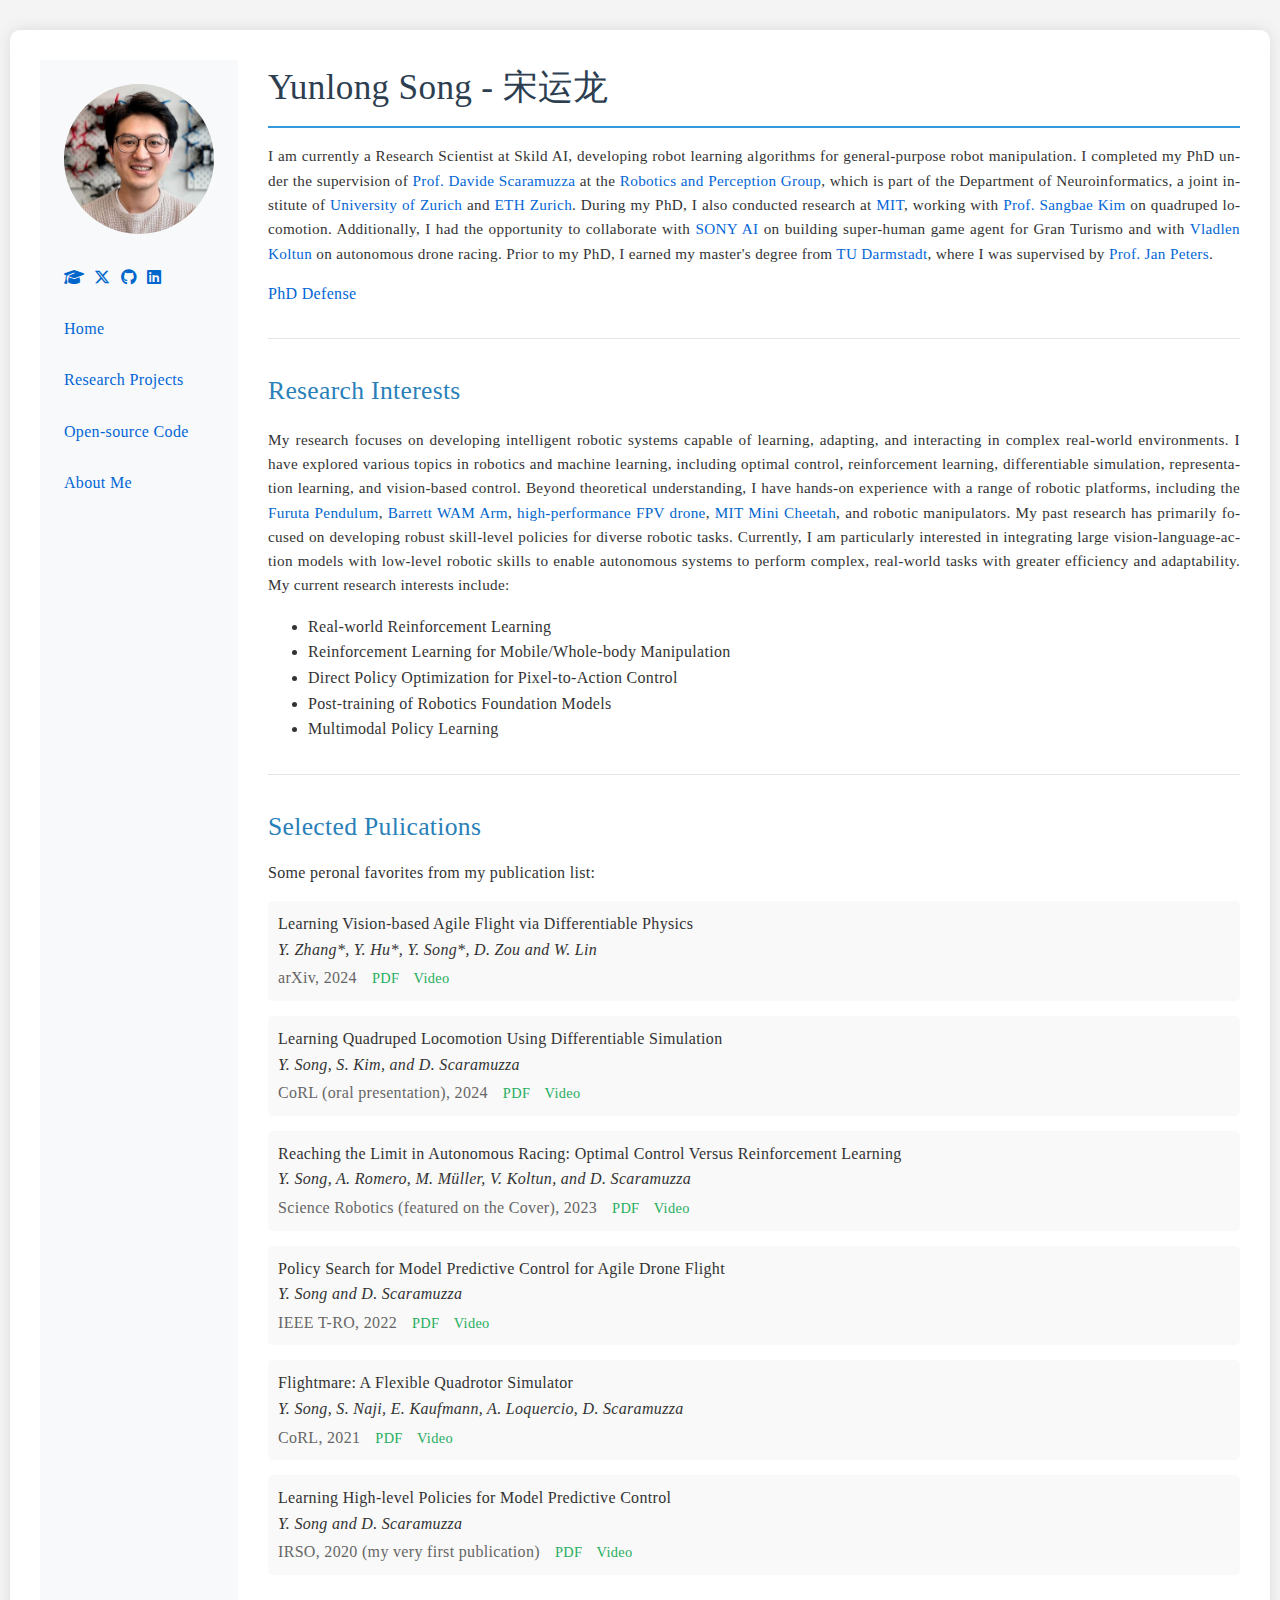
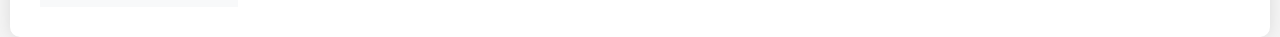
<file: index.html>
<!DOCTYPE html>
<html lang="en">
<head>
    <meta charset="UTF-8">
    <title>Yunlong Song</title>
    <link rel="stylesheet" href="style.css">
    <meta name="viewport" content="width=device-width, initial-scale=1.0">
    <!-- Font Awesome for modern icons -->
    <link rel="stylesheet" href="https://cdnjs.cloudflare.com/ajax/libs/font-awesome/6.5.1/css/all.min.css">
    <!-- Google Fonts for academic typography -->
    <!-- <link href="https://fonts.googleapis.com/css2?family=Merriweather:wght@300;400;700&family=Lora:wght@400;500;600&display=swap" rel="stylesheet"> -->
</head>
<body>
    <div class="container">
        <div class="sidebar">
            <div class="profile-image-container">
                <img src="images/me.jpg" alt="Yunlong Song" class="profile-image">
            </div>
            <div class="sidebar-links">
                <a href="https://scholar.google.com/citations?user=EzAXL9QAAAAJ&hl=en" title="Google Scholar">
                    <i class="fas fa-graduation-cap"></i>
                </a>
                <a href="https://x.com/realyunlong" title="Twitter">
                    <i class="fab fa-x-twitter"></i>
                </a>
                <a href="https://github.com/yun-long" title="GitHub">
                    <i class="fab fa-github"></i>
                </a>
                <a href="https://www.linkedin.com/in/yunlong-song-a80baa124" title="LinkedIn">
                    <i class="fab fa-linkedin"></i>
                </a>
            </div>
            <br>
            <a href="index.html" title="Home">Home</a>
            <br>
            <a href="project.html" title="Projects">Research Projects</a>
            <br>
            <a href="opensource.html" title="OpenSource">Open-source Code</a>
            <br>
            <a href="about.html" title="about">About Me</a>
        </div>

        <div class="main-content">
            <h1>Yunlong Song - 宋运龙</h1>
            <section class="intro">
              <p>
                I am currently a Research Scientist at Skild AI, developing robot learning algorithms for general-purpose robot manipulation.
                I completed my PhD under the supervision of <a href="https://rpg.ifi.uzh.ch/people_scaramuzza.html">Prof. Davide Scaramuzza</a> at
                the <a href="https://rpg.ifi.uzh.ch/">Robotics and Perception Group</a>, which is part of the Department
                of Neuroinformatics, a joint institute of <a href="https://www.uzh.ch/en.html">University of Zurich</a>
                and <a href="https://ethz.ch/en.html">ETH Zurich</a>. During my PhD, I also conducted research
                at <a href="https://www.mit.edu/">MIT</a>, working with
                <a href="https://meche.mit.edu/people/faculty/SANGBAE@MIT.EDU">Prof. Sangbae Kim</a> on quadruped locomotion.
                Additionally, I had the opportunity to collaborate with <a href="https://www.gran-turismo.com/us/gran-turismo-sophy/project/">SONY AI</a>
                on building super-human game agent for Gran Turismo and with <a href="https://vladlen.info/">Vladlen Koltun</a> on autonomous drone racing.
                Prior to my PhD, I earned my master's degree from <a href="https://www.tu-darmstadt.de/index.en.jsp">TU Darmstadt</a>,
                where I was supervised by <a href="https://www.ias.informatik.tu-darmstadt.de/Member/JanPeters">Prof. Jan Peters</a>.
              </p>

              <!-- <p> -->
              <!--   I was born and grew up in <span class="platform-image" data-image="images/home.jpg"> small village</span> -->
              <!--   in South China, where access to quality education was extremely limited due to poverty. From the age of six, -->
              <!--   I worked on farms, gaining over a decade of hands-on experience in agriculture. I later worked in various -->
              <!--   Chinese factories and financed my Master’s studies in Germany through part-time jobs at a software company -->
              <!--   and as a student assistant at the university. -->
              <!--   Having personally experienced the challenges of educational barriers, I am deeply committed to breaking -->
              <!--   them down—whether by directly contributing to education accessibility or helping others pursue better -->
              <!--   learning opportunities. -->
              <!-- </p> -->
              <!---->
              <a href="https://youtu.be/DskNmbKzwf0?si=PYfEU-9RyGKbAZt2">PhD Defense</a>


            </section>

            <hr>

            <section class="research-interests">
                <h2>Research Interests</h2>
                <p>
                    My research focuses on developing intelligent robotic
                    systems capable of learning, adapting, and interacting in
                    complex real-world environments. I have explored various
                    topics in robotics and machine learning, including optimal
                    control, reinforcement learning, differentiable simulation,
                    representation learning, and vision-based control.
                    <!--  -->
                    Beyond theoretical understanding, I have hands-on
                    experience with a range of robotic platforms, including the
                    <span class="platform-image"
                    data-image="images/furuta.jpg">Furuta Pendulum</span>,
                    <span class="platform-image"
                    data-image="images/wam_da.jpg">Barrett WAM Arm</span>,
                    <span class="platform-image"
                    data-image="images/drone.jpg">high-performance FPV
                    drone</span>, <span class="platform-image"
                    data-image="images/mit_cheetah.jpg">MIT Mini Cheetah</span>,
                    and robotic manipulators.
                    <!--  -->
                    My past research has primarily focused on developing robust
                    skill-level policies for diverse robotic tasks. Currently,
                    I am particularly interested in integrating large
                    vision-language-action models with low-level robotic skills
                    to enable autonomous systems to perform complex, real-world
                    tasks with greater efficiency and adaptability.


                    My current research interests include:

                </p>
                <ul>
                    <li>Real-world Reinforcement Learning</li>
                    <li>Reinforcement Learning for Mobile/Whole-body Manipulation</li>
                    <li>Direct Policy Optimization for Pixel-to-Action Control</li>
                    <li>Post-training of Robotics Foundation Models</li>
                    <li>Multimodal Policy Learning</li>
                </ul>
            </section>

            <hr>

            <section class="publications">
                <h2>Selected Pulications</h2>
                Some peronal favorites from my publication list:
                <ul>
                    <li>
                        <div class="publication-details">
                          <strong>Learning Vision-based Agile Flight via Differentiable Physics</strong>
                          <div class="publication-authors">
                            Y. Zhang*, Y. Hu*, Y. Song*, D. Zou and W. Lin
                          </div>
                          <div class="publication-venue-links">
                            <span class="publication-venue">arXiv, 2024</span>
                            <span class="paper-links">
                                <a href="https://arxiv.org/abs/2407.10648">PDF</a>
                                <a href="https://youtu.be/LKg9hJqc2cc">Video</a>
                            </span>
                          </div>
                        </div>
                    </li>

                    <li>
                        <div class="publication-details">
                          <strong>Learning Quadruped Locomotion Using Differentiable Simulation</strong>
                          <div class="publication-authors">
                              Y. Song, S. Kim, and D. Scaramuzza
                          </div>
                          <div class="publication-venue-links">
                            <span class="publication-venue">CoRL (oral presentation), 2024</span>
                            <span class="paper-links">
                                <a href="https://openreview.net/forum?id=XopATjibyz">PDF</a>
                                <a href="https://youtu.be/weNq_w715xM">Video</a>
                            </span>
                          </div>
                        </div>
                    </li>
                    <!--  -->
                    <li>

                        <div class="publication-details">
                            <strong>Reaching the Limit in Autonomous Racing: Optimal Control Versus Reinforcement Learning</strong>
                            <div class="publication-authors">
                                Y. Song, A. Romero, M. Müller, V. Koltun, and D. Scaramuzza
                            </div>
                            <div class="publication-venue-links">
                                <span class="publication-venue">Science Robotics (featured on the Cover), 2023</span>
                                <span class="paper-links">
                                    <a href="https://www.science.org/stoken/author-tokens/ST-1485/full">PDF</a>
                                    <a href="https://youtu.be/HGULBBAo5lA">Video</a>
                                </span>
                            </div>
                        </div>
                    </li>
                    <!--  -->
                    <li>

                        <div class="publication-details">
                            <strong>Policy Search for Model Predictive Control for Agile Drone Flight</strong>
                            <div class="publication-authors">
                                Y. Song and D. Scaramuzza
                            </div>
                            <div class="publication-venue-links">
                              <span class="publication-venue">IEEE T-RO, 2022</span>
                              <span class="paper-links">
                                  <a href="https://ieeexplore.ieee.org/abstract/document/9719129">PDF</a>
                                  <a href="https://youtu.be/Qei7oGiEIxY">Video</a>
                              </span>
                            </div>
                        </div>
                    </li>
                    <!--  -->
                    <li>

                        <div class="publication-details">
                            <strong>Flightmare: A Flexible Quadrotor Simulator</strong>
                            <div class="publication-authors">
                                Y. Song, S. Naji, E. Kaufmann, A. Loquercio, D. Scaramuzza
                            </div>
                            <div class="publication-venue-links">
                            <span class="publication-venue">CoRL, 2021</span>
                              <span class="paper-links">
                                  <a href="https://proceedings.mlr.press/v155/song21a.html">PDF</a>
                                  <a href="https://youtu.be/m9Mx1BCNGFU">Video</a>
                              </span>
                            </div>
                        </div>
                    </li>
                    <!--  -->
                    <li>

                        <div class="publication-details">
                            <strong>Learning High-level Policies for Model Predictive Control</strong>
                            <div class="publication-authors">
                                Y. Song and D. Scaramuzza
                            </div>
                            <div class="publication-venue-links">
                              <span class="publication-venue">IRSO, 2020 (my very first publication)</span>
                              <span class="paper-links">
                                  <a href="https://arxiv.org/abs/2007.10284">PDF</a>
                                  <a href="https://youtu.be/2uQcRnp7yI0">Video</a>
                              </span>
                            </div>
                        </div>
                    </li>
                </ul>
            </section>
        </div>
    </div>

    <!-- Image Modal -->
    <div id="imageModal" class="modal">
        <span class="close-modal">&times;</span>
        <img class="modal-content" id="modalImage">
    </div>

    <script>
    function toggleDescription(element) {
                // Prevent default link behavior
                event.preventDefault();

                // Find the description div
                const description = element.closest('.project-item').querySelector('.project-description');
                const toggleIcon = element.querySelector('.toggle-icon');

                // Toggle visibility
                if (description.style.display === 'none') {
                    description.style.display = 'block';
                    toggleIcon.textContent = '▲';
                } else {
                    description.style.display = 'none';
                    toggleIcon.textContent = '▼';
                }
            }

            // On page load, set all project descriptions to be visible by default
            document.addEventListener('DOMContentLoaded', function() {
                const projectDescriptions = document.querySelectorAll('.project-description');
                const toggleIcons = document.querySelectorAll('.toggle-icon');
                const platformImages = document.querySelectorAll('.platform-image');
                const modal = document.getElementById('imageModal');
                const modalImage = document.getElementById('modalImage');
                const closeModal = document.querySelector('.close-modal');

                projectDescriptions.forEach(description => {
                    description.style.display = 'block';
                });

                toggleIcons.forEach(icon => {
                    icon.textContent = '▲';
                });

                // Image Modal Logic
                platformImages.forEach(platform => {
                    platform.addEventListener('click', function() {
                        const imageName = this.getAttribute('data-image');
                        modalImage.src = imageName;
                        modal.style.display = 'flex';
                    });
                });

                closeModal.onclick = function() {
                    modal.style.display = 'none';
                }

                window.onclick = function(event) {
                    if (event.target === modal) {
                        modal.style.display = 'none';
                    }
                }
            });
    </script>

</body>
</html>
</file>
<file: style.css>
html, body {
    height: 100%;
    margin: 0;
    padding: 0;
    font-family: 'Merriweather', 'Georgia', serif;
    line-height: 1.6;
    color: #333;
    background-color: #f4f4f4;
    font-weight: 300;
    letter-spacing: 0.02em;
    font-size: 16px; /* Reduced from default */
}

h1, h2 {
    font-family: 'Lora', 'Times New Roman', serif;
    font-weight: 500;
    color: #2c3e50;
}

h1 {
    border-bottom: 2px solid #3498db;
    padding-bottom: 10px;
    margin-top: 0;
    font-size: 2.2rem; /* Slightly smaller heading */
    margin-bottom: 1rem;
}

h2 {
    color: #2980b9;
    margin-top: 20px;
    font-size: 1.6rem; /* Slightly smaller section headers */
    margin-bottom: 0.75rem;
}

a {
    text-decoration: none;
    color: #0366d6;
    transition: color 0.3s ease;
}

a:hover {
    color: #024b8d;  /* Slightly darker blue on hover */
}

section {
    margin-bottom: 2rem;
}

hr {
    border: none;
    height: 1px;
    background-color: #e1e4e8;
    margin: 2rem 0;
}

.container {
    max-width: 1200px;
    margin: 30px auto;
    padding: 30px;
    background-color: #fff;
    border-radius: 10px;
    box-shadow: 0 0 15px rgba(0,0,0,0.1);
    display: flex;
    gap: 30px;
    overflow: hidden;
}

.sidebar {
    width: 250px;
    background-color: #f8f9fa;
    display: flex;
    flex-direction: column;
    align-items: flex-start;  /* Change from center to start */
    padding: 1.5rem;
    box-sizing: border-box;
}

.sidebar-links a,
.social-links a {
    text-decoration: none;
    color: #0066cc;
    transition: color 0.3s ease;
    align-self: flex-start;
    width: 100%;
    text-align: left;
}

.profile-image-container {
    width: 150px;
    height: 150px;
    margin-bottom: 1rem;
    overflow: hidden;
    border-radius: 50%;
}

.profile-image {
    width: 100%;
    height: 100%;
    object-fit: cover;
}

.sidebar-links,
.social-links {
    display: flex;
    justify-content: center;
    align-items: center;
    gap: 10px;
    margin-top: 15px;
}

.sidebar-links a,
.social-links a {
    text-decoration: none;
    color: #0066cc;
    transition: color 0.3s ease;
}

.sidebar-links a:hover,
.social-links a:hover {
    color: #004080;
}

.main-content p {
    margin-bottom: 1rem;
    font-size: 0.95em; /* Slightly smaller paragraphs */
    text-align: justify;
    hyphens: auto; /* Optional: helps with better justification */
    -webkit-hyphens: auto;
    -moz-hyphens: auto;
}

.intro p,
.publications li,
.projects li {
    margin-bottom: 15px;
}

.publications ul,
.projects ul {
    list-style: none;
    padding: 0;
}

.publications li,
.projects li {
    padding: 10px;
    background-color: #f9f9f9;
    border-radius: 5px;
}

.paper-links a {
    text-decoration: none;
    color: #27ae60;
    margin-right: 10px;
    font-size: 0.9em;
}

.publications ul li.publication-item {
    display: flex;
    align-items: center;
    margin-bottom: 1rem;
    gap: 1rem;
}

.publication-thumbnail {
    width: 100px;  /* Adjust size as needed */
    height: 100px;  /* Make it square */
    object-fit: cover;  /* Ensures image covers the area without distortion */
    border-radius: 8px;  /* Optional: adds rounded corners */
}

.publication-details {
    flex-grow: 1;
}

.publication-details {
    flex-grow: 1;
}

.publication-meta {
    display: flex;
    align-items: center;
    gap: 10px;
    margin-bottom: 10px;
}

.publication-authors {
    font-style: italic;
}

.publication-venue {
    color: #666;
}

.publication-venue-links {
    display: flex;
    align-items: center;
    gap: 15px; /* Increased gap between venue and links */
    margin-top: 3px; /* Optional: add a bit of vertical spacing */
}

.projects .project-list {
    display: flex;
    flex-direction: column;
    gap: 15px;
}

.project-item {
    border: 1px solid #e0e0e0;
    margin-bottom: 10px;
    border-radius: 4px;
    box-shadow: 0 2px 4px rgba(0, 0, 0, 0.05);
    padding: 10px;
}

.project-header {
    display: flex;
    align-items: center;
    justify-content: space-between;
}

.project-title {
    text-decoration: none;
    color: #333;
    font-weight: bold;
    display: flex;
    align-items: center;
    gap: 10px;
    cursor: pointer;
    transition: color 0.3s ease;
    padding: 5px 0;
}

.project-title:hover {
    color: #007bff; /* A nice blue color for hover, adjust as needed */
}

.project-title .toggle-icon {
    transition: transform 0.3s ease;
}

.project-description {
    transition: max-height 0.5s ease, opacity 0.5s ease;
    overflow: hidden;
}

.toggle-icon {
    font-size: 0.7em;
    color: #666;
}

.project-description {
    display: none;
    margin-top: 10px;
    color: #666;
    line-height: 1.6;
}

.project-description p {
    margin: 0;
}

.project-description.active {
    display: block;
}
.project-title {
    cursor: pointer;
    user-select: none;
}

.project-description img.project-image {
    max-width: 100%;
    height: auto;
    margin-bottom: 10px;
    border-radius: 8px;
    box-shadow: 0 4px 6px rgba(0, 0, 0, 0.1);
}

.project-image {
    max-width: 100%;
    height: auto;
    margin-bottom: 15px;
}

.video-text-container {
    display: flex;
    align-items: center;
    gap: 20px;
    margin-bottom: 15px;
}

.project-video {
    max-width: 100%;
    height: auto;
    margin-bottom: 15px;
}

.project-video-small {
    width: 500px;  /* Adjust size as needed */
    flex-shrink: 0;
}

.project-meta {
    color: #666;
    font-size: 0.9em;
}

.platform-image {
    color: #0066cc;
    cursor: pointer;
}

.modal {
    display: none;
    position: fixed;
    z-index: 1000;
    left: 0;
    top: 0;
    width: 100%;
    height: 100%;
    background-color: rgba(0,0,0,0.8);
    justify-content: center;
    align-items: center;
}

.modal-content {
    max-width: 80%;
    max-height: 80%;
    object-fit: contain;
}

.close-modal {
    position: absolute;
    top: 15px;
    right: 35px;
    color: white;
    font-size: 40px;
    cursor: pointer;
}

.story-container p {
    line-height: 1.6;
    position: relative;
}

.inline-text-image {
    float: right;
    margin-left: 10px;
    margin-top: 30px;
    margin-bottom: 10px;
    width: 400px;
    max-width: 40%;
    border-radius: 0px;
    box-shadow: 0 4px 6px rgba(0,0,0,0.1);
    shape-outside: circle(90%);
}

.story-image {
    text-align: center;
    margin: 20px 0;
}

.story-image img {
    max-width: 100%;
    height: auto;
    border-radius: 15px;
    box-shadow: 0 4px 6px rgba(0,0,0,0.1);
}

.story-image figcaption {
    margin-top: 10px;
    font-style: italic;
    color: #666;
}

@media (max-width: 768px) {
    .container {
        flex-direction: column;
        align-items: center;
    }

    .sidebar {
        width: 100%;
        border-right: none;
        border-bottom: 1px solid #e0e0e0;
    }

    .main-content {
        padding: 20px;
    }
}
</file>
